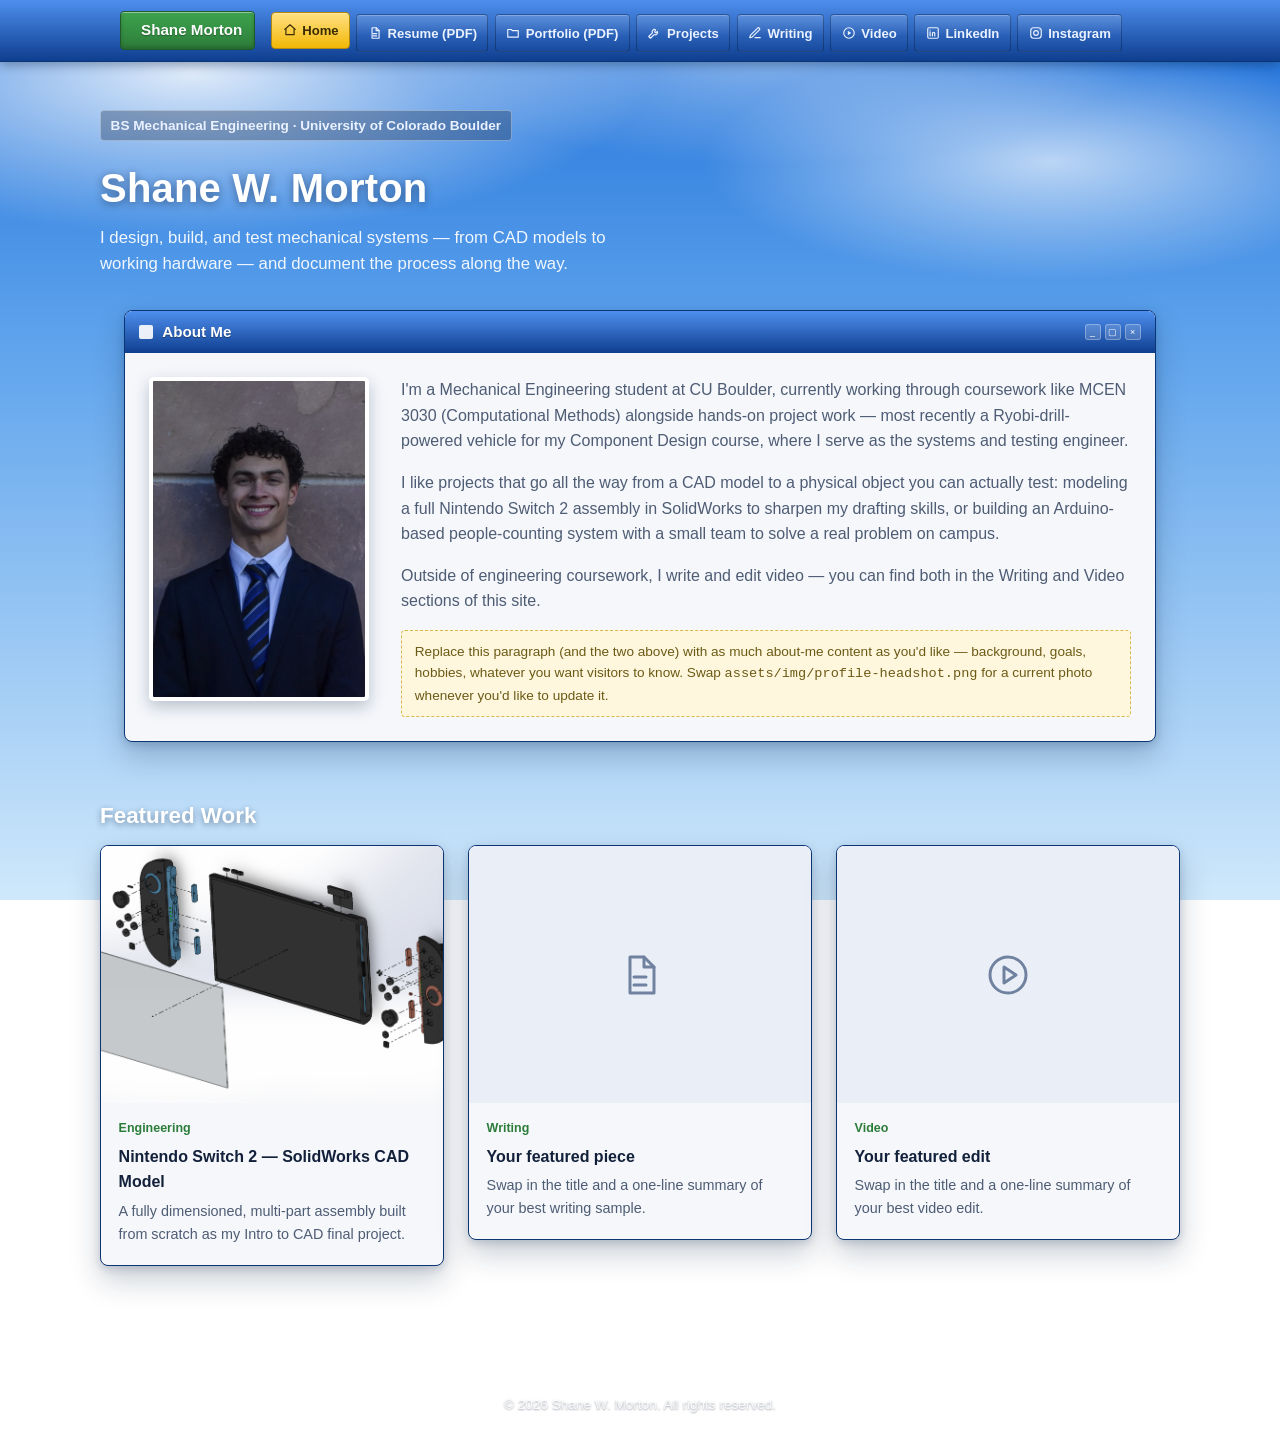
<file: shane-morton-site/index.html>
<!DOCTYPE html>
<html lang="en">
<head>
<meta charset="UTF-8">
<meta name="viewport" content="width=device-width, initial-scale=1">
<title>Shane Morton — Mechanical Engineering</title>
<meta name="description" content="Shane W. Morton — BS Mechanical Engineering, University of Colorado Boulder. Engineering projects, writing, and video work.">
<link rel="icon" href="data:image/svg+xml,%3Csvg xmlns='http://www.w3.org/2000/svg' viewBox='0 0 24 24'%3E%3Crect width='24' height='24' rx='5' fill='%230E3E8F'/%3E%3Cpath d='M6 8h12v9H6z' fill='%23fff'/%3E%3Cpath d='M6 8l3-3h6l3 3' fill='none' stroke='%23fff' stroke-width='1.5'/%3E%3C/svg%3E">
<link rel="stylesheet" href="assets/css/style.css">
</head>
<body>

<header class="taskbar">
  <div class="taskbar__inner">
    <a class="taskbar__brand" href="index.html">
      <svg viewBox="0 0 24 24" fill="none" stroke="currentColor" stroke-width="2" stroke-linecap="round" stroke-linejoin="round"><rect x="3" y="4" width="18" height="16" rx="2"/><path d="M3 9h18"/></svg>
      Shane Morton
    </a>
    <ul class="taskbar__links" role="list">
      <li><a class="taskbar__link" href="index.html" aria-current="page">
        <svg viewBox="0 0 24 24" fill="none" stroke="currentColor" stroke-width="2" stroke-linecap="round" stroke-linejoin="round"><path d="M3 11l9-8 9 8"/><path d="M5 10v10h14V10"/></svg>
        Home</a></li>
      <li><a class="taskbar__link" href="assets/docs/Shane-Morton-Resume.pdf" target="_blank" rel="noopener">
        <svg viewBox="0 0 24 24" fill="none" stroke="currentColor" stroke-width="2" stroke-linecap="round" stroke-linejoin="round"><path d="M7 3h7l5 5v13H7z"/><path d="M14 3v5h5"/><path d="M9 13h6M9 17h6"/></svg>
        Resume (PDF)</a></li>
      <li><a class="taskbar__link" href="assets/docs/Shane-Morton-Engineering-Portfolio.pdf" target="_blank" rel="noopener">
        <svg viewBox="0 0 24 24" fill="none" stroke="currentColor" stroke-width="2" stroke-linecap="round" stroke-linejoin="round"><path d="M3 6h6l2 2h10v11H3z"/></svg>
        Portfolio (PDF)</a></li>
      <li><a class="taskbar__link" href="projects.html">
        <svg viewBox="0 0 24 24" fill="none" stroke="currentColor" stroke-width="2" stroke-linecap="round" stroke-linejoin="round"><path d="M14.7 6.3a4 4 0 00-5.4 5.4L3 18l3 3 6.3-6.3a4 4 0 005.4-5.4l-2.6 2.6-2-2z"/></svg>
        Projects</a></li>
      <li><a class="taskbar__link" href="writing.html">
        <svg viewBox="0 0 24 24" fill="none" stroke="currentColor" stroke-width="2" stroke-linecap="round" stroke-linejoin="round"><path d="M12 20h9"/><path d="M16.5 3.5a2.1 2.1 0 013 3L7 19l-4 1 1-4z"/></svg>
        Writing</a></li>
      <li><a class="taskbar__link" href="video.html">
        <svg viewBox="0 0 24 24" fill="none" stroke="currentColor" stroke-width="2" stroke-linecap="round" stroke-linejoin="round"><circle cx="12" cy="12" r="9"/><path d="M10 8l6 4-6 4z" fill="currentColor" stroke="none"/></svg>
        Video</a></li>
      <li><a class="taskbar__link" href="https://www.linkedin.com/in/REPLACE-ME" target="_blank" rel="noopener">
        <svg viewBox="0 0 24 24" fill="none" stroke="currentColor" stroke-width="2" stroke-linecap="round" stroke-linejoin="round"><rect x="3" y="3" width="18" height="18" rx="2"/><path d="M7 10v7M7 7v.01M11 17v-4a2 2 0 014 0v4M11 13v4"/></svg>
        LinkedIn</a></li>
      <li><a class="taskbar__link" href="https://www.instagram.com/REPLACE-ME" target="_blank" rel="noopener">
        <svg viewBox="0 0 24 24" fill="none" stroke="currentColor" stroke-width="2" stroke-linecap="round" stroke-linejoin="round"><rect x="3" y="3" width="18" height="18" rx="5"/><circle cx="12" cy="12" r="4"/><circle cx="17.5" cy="6.5" r=".8" fill="currentColor" stroke="none"/></svg>
        Instagram</a></li>
    </ul>
  </div>
</header>

<main>

  <section class="hero container">
    <span class="hero__eyebrow">BS Mechanical Engineering · University of Colorado Boulder</span>
    <h1>Shane W. Morton</h1>
    <p>I design, build, and test mechanical systems — from CAD models to working hardware — and document the process along the way.</p>
  </section>

  <section class="container" id="about">
    <div class="win about-window">
      <div class="win__titlebar">
        <span class="win__titlebar-icon"></span>
        <span class="win__title">About Me</span>
        <span class="win__controls">
          <span class="win__control">_</span>
          <span class="win__control">▢</span>
          <span class="win__control">×</span>
        </span>
      </div>
      <div class="win__body">
        <img class="about__photo" src="assets/img/profile-headshot.png" alt="Portrait of Shane Morton">
        <div class="about__content">
          <p>I'm a Mechanical Engineering student at CU Boulder, currently working through coursework like MCEN 3030 (Computational Methods) alongside hands-on project work — most recently a Ryobi-drill-powered vehicle for my Component Design course, where I serve as the systems and testing engineer.</p>
          <p>I like projects that go all the way from a CAD model to a physical object you can actually test: modeling a full Nintendo Switch 2 assembly in SolidWorks to sharpen my drafting skills, or building an Arduino-based people-counting system with a small team to solve a real problem on campus.</p>
          <p>Outside of engineering coursework, I write and edit video — you can find both in the Writing and Video sections of this site.</p>
          <p class="note">Replace this paragraph (and the two above) with as much about-me content as you'd like — background, goals, hobbies, whatever you want visitors to know. Swap <code>assets/img/profile-headshot.png</code> for a current photo whenever you'd like to update it.</p>
        </div>
      </div>
    </div>
  </section>

  <section class="trifold container">
    <h2>Featured Work</h2>
    <div class="trifold__grid">

      <a class="trifold__card" href="projects.html">
        <div class="win">
          <div class="trifold__media">
            <img src="assets/img/switch2-exploded-render.png" alt="Exploded SolidWorks render of the Nintendo Switch 2 CAD model">
          </div>
          <div class="trifold__body">
            <div class="trifold__kicker">Engineering</div>
            <div class="trifold__title">Nintendo Switch 2 — SolidWorks CAD Model</div>
            <p class="trifold__desc">A fully dimensioned, multi-part assembly built from scratch as my Intro to CAD final project.</p>
          </div>
        </div>
      </a>

      <a class="trifold__card" href="writing.html">
        <div class="win">
          <div class="trifold__media trifold__media--placeholder">
            <svg viewBox="0 0 24 24" fill="none" stroke="currentColor" stroke-width="1.5" stroke-linecap="round" stroke-linejoin="round"><path d="M7 3h7l5 5v13H7z"/><path d="M14 3v5h5"/><path d="M9 13h6M9 17h6"/></svg>
          </div>
          <div class="trifold__body">
            <div class="trifold__kicker">Writing</div>
            <div class="trifold__title">Your featured piece</div>
            <p class="trifold__desc">Swap in the title and a one-line summary of your best writing sample.</p>
          </div>
        </div>
      </a>

      <a class="trifold__card" href="video.html">
        <div class="win">
          <div class="trifold__media trifold__media--placeholder">
            <svg viewBox="0 0 24 24" fill="none" stroke="currentColor" stroke-width="1.5" stroke-linecap="round" stroke-linejoin="round"><circle cx="12" cy="12" r="9"/><path d="M10 8l6 4-6 4z"/></svg>
          </div>
          <div class="trifold__body">
            <div class="trifold__kicker">Video</div>
            <div class="trifold__title">Your featured edit</div>
            <p class="trifold__desc">Swap in the title and a one-line summary of your best video edit.</p>
          </div>
        </div>
      </a>

    </div>
  </section>

</main>

<footer class="site-footer">
  <p>&copy; 2026 Shane W. Morton. All rights reserved.</p>
</footer>

</body>
</html>
</file>
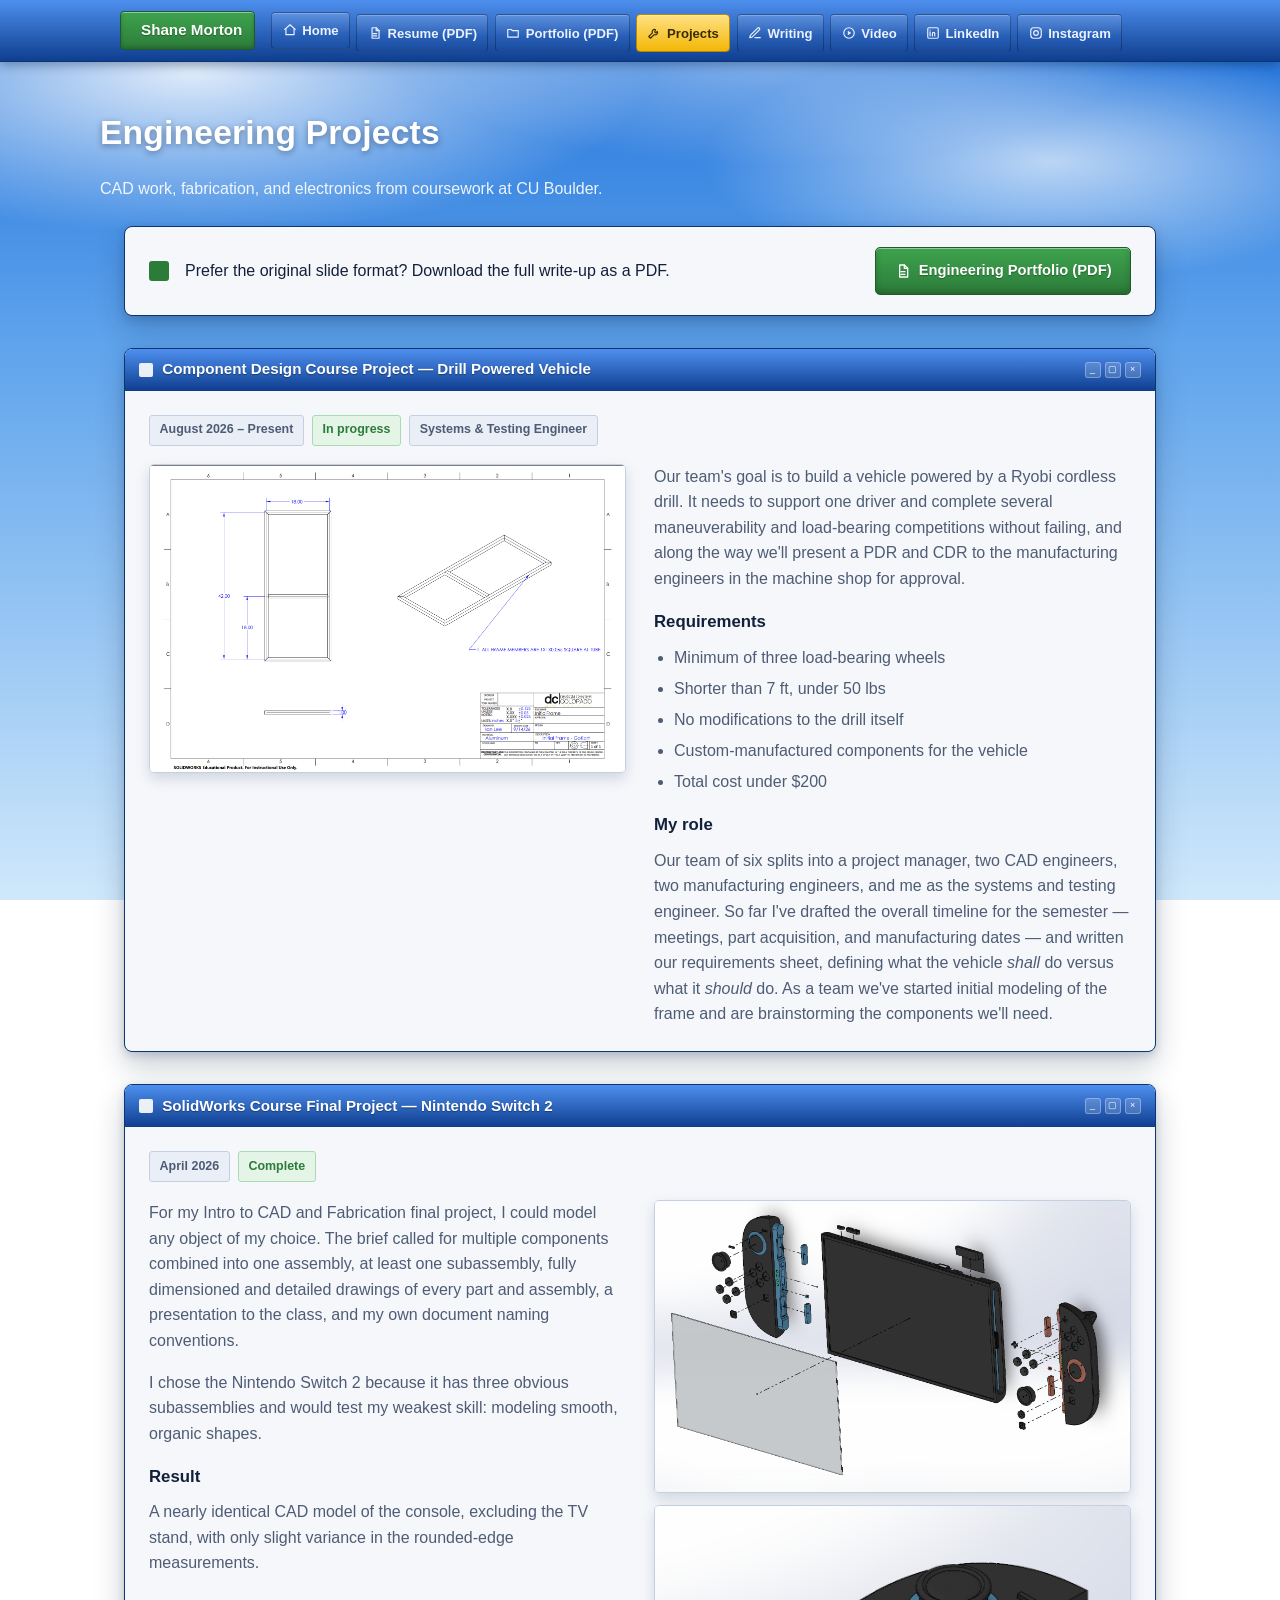
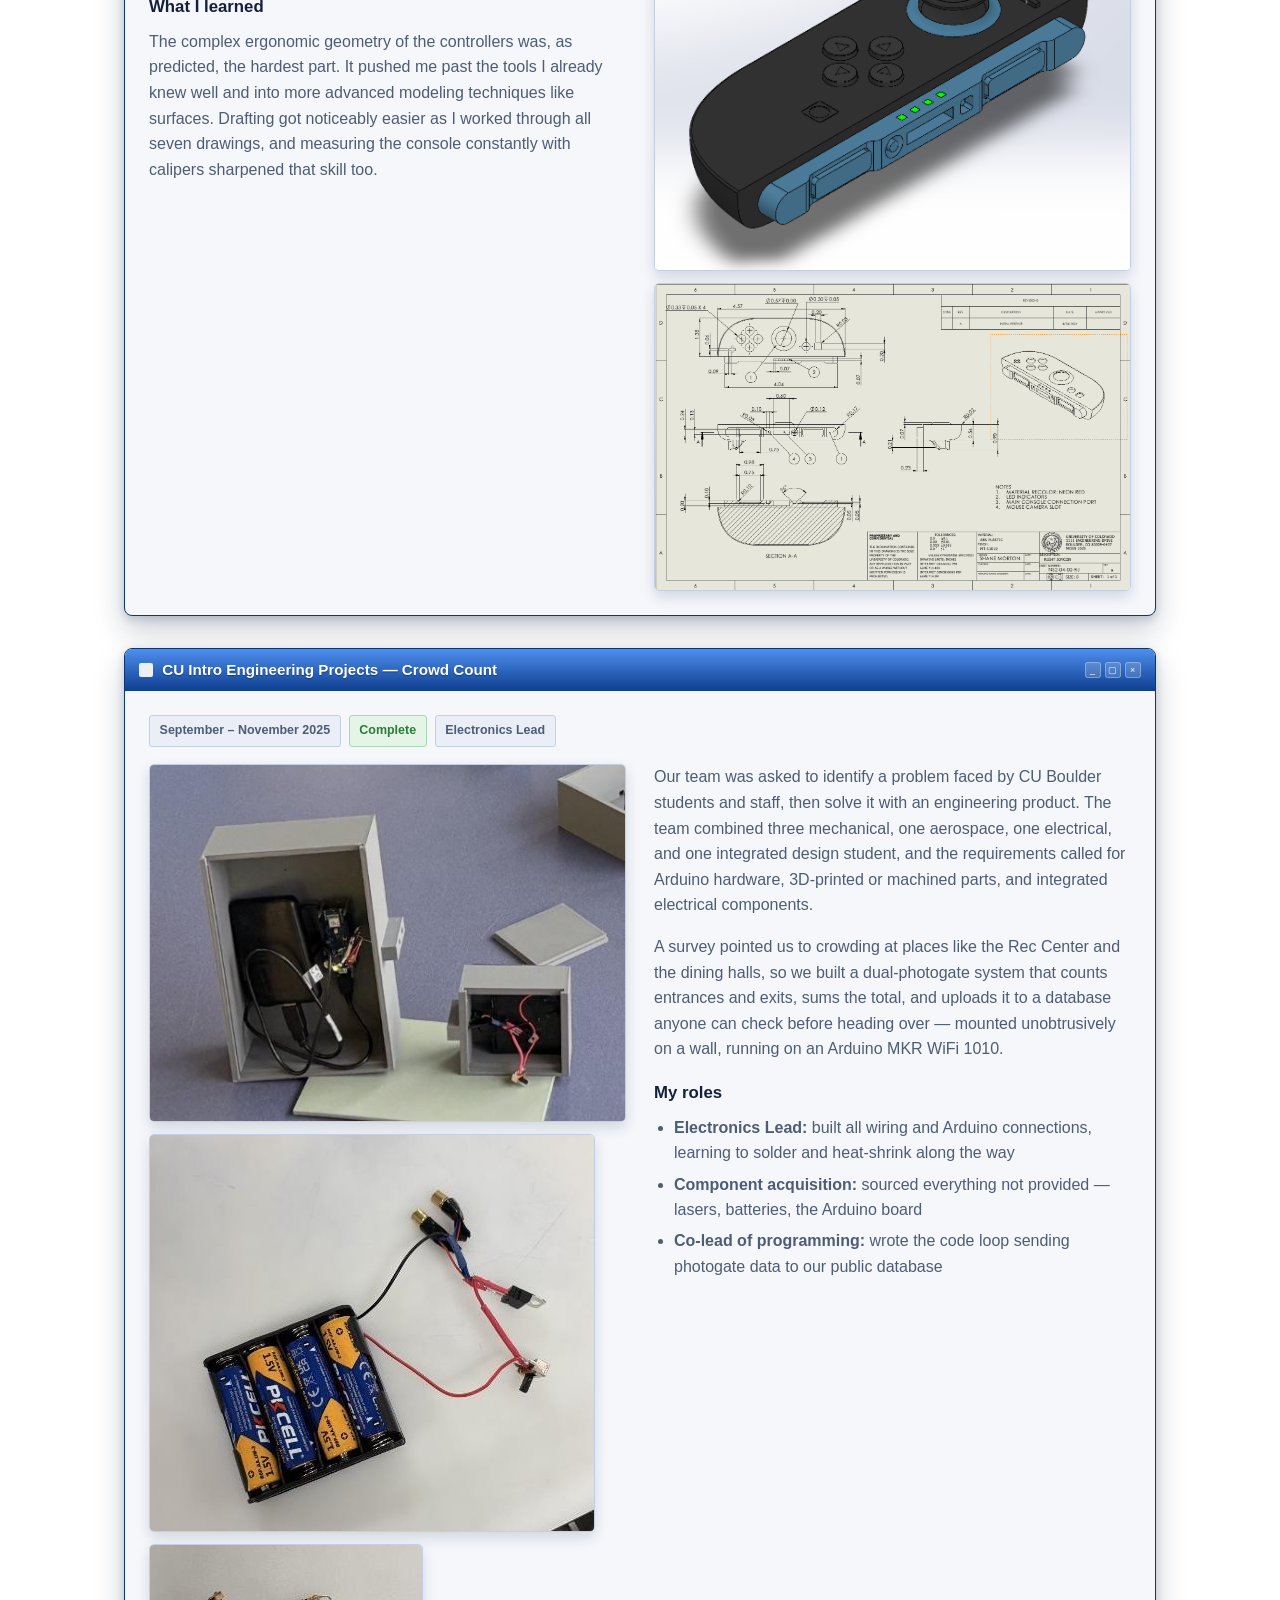
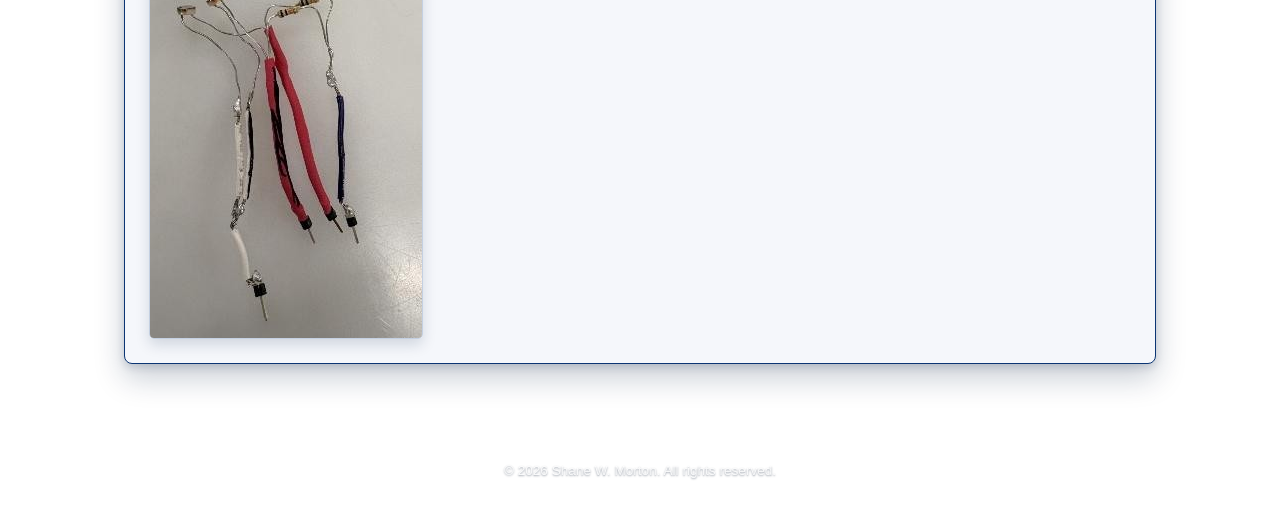
<file: shane-morton-site/projects.html>
<!DOCTYPE html>
<html lang="en">
<head>
<meta charset="UTF-8">
<meta name="viewport" content="width=device-width, initial-scale=1">
<title>Engineering Projects — Shane Morton</title>
<meta name="description" content="Engineering projects by Shane Morton: a drill-powered vehicle, a SolidWorks Nintendo Switch 2 model, and an Arduino-based crowd counter.">
<link rel="icon" href="data:image/svg+xml,%3Csvg xmlns='http://www.w3.org/2000/svg' viewBox='0 0 24 24'%3E%3Crect width='24' height='24' rx='5' fill='%230E3E8F'/%3E%3Cpath d='M6 8h12v9H6z' fill='%23fff'/%3E%3Cpath d='M6 8l3-3h6l3 3' fill='none' stroke='%23fff' stroke-width='1.5'/%3E%3C/svg%3E">
<link rel="stylesheet" href="assets/css/style.css">
</head>
<body>

<header class="taskbar">
  <div class="taskbar__inner">
    <a class="taskbar__brand" href="index.html">
      <svg viewBox="0 0 24 24" fill="none" stroke="currentColor" stroke-width="2" stroke-linecap="round" stroke-linejoin="round"><rect x="3" y="4" width="18" height="16" rx="2"/><path d="M3 9h18"/></svg>
      Shane Morton
    </a>
    <ul class="taskbar__links" role="list">
      <li><a class="taskbar__link" href="index.html">
        <svg viewBox="0 0 24 24" fill="none" stroke="currentColor" stroke-width="2" stroke-linecap="round" stroke-linejoin="round"><path d="M3 11l9-8 9 8"/><path d="M5 10v10h14V10"/></svg>
        Home</a></li>
      <li><a class="taskbar__link" href="assets/docs/Shane-Morton-Resume.pdf" target="_blank" rel="noopener">
        <svg viewBox="0 0 24 24" fill="none" stroke="currentColor" stroke-width="2" stroke-linecap="round" stroke-linejoin="round"><path d="M7 3h7l5 5v13H7z"/><path d="M14 3v5h5"/><path d="M9 13h6M9 17h6"/></svg>
        Resume (PDF)</a></li>
      <li><a class="taskbar__link" href="assets/docs/Shane-Morton-Engineering-Portfolio.pdf" target="_blank" rel="noopener">
        <svg viewBox="0 0 24 24" fill="none" stroke="currentColor" stroke-width="2" stroke-linecap="round" stroke-linejoin="round"><path d="M3 6h6l2 2h10v11H3z"/></svg>
        Portfolio (PDF)</a></li>
      <li><a class="taskbar__link" href="projects.html" aria-current="page">
        <svg viewBox="0 0 24 24" fill="none" stroke="currentColor" stroke-width="2" stroke-linecap="round" stroke-linejoin="round"><path d="M14.7 6.3a4 4 0 00-5.4 5.4L3 18l3 3 6.3-6.3a4 4 0 005.4-5.4l-2.6 2.6-2-2z"/></svg>
        Projects</a></li>
      <li><a class="taskbar__link" href="writing.html">
        <svg viewBox="0 0 24 24" fill="none" stroke="currentColor" stroke-width="2" stroke-linecap="round" stroke-linejoin="round"><path d="M12 20h9"/><path d="M16.5 3.5a2.1 2.1 0 013 3L7 19l-4 1 1-4z"/></svg>
        Writing</a></li>
      <li><a class="taskbar__link" href="video.html">
        <svg viewBox="0 0 24 24" fill="none" stroke="currentColor" stroke-width="2" stroke-linecap="round" stroke-linejoin="round"><circle cx="12" cy="12" r="9"/><path d="M10 8l6 4-6 4z" fill="currentColor" stroke="none"/></svg>
        Video</a></li>
      <li><a class="taskbar__link" href="https://www.linkedin.com/in/REPLACE-ME" target="_blank" rel="noopener">
        <svg viewBox="0 0 24 24" fill="none" stroke="currentColor" stroke-width="2" stroke-linecap="round" stroke-linejoin="round"><rect x="3" y="3" width="18" height="18" rx="2"/><path d="M7 10v7M7 7v.01M11 17v-4a2 2 0 014 0v4M11 13v4"/></svg>
        LinkedIn</a></li>
      <li><a class="taskbar__link" href="https://www.instagram.com/REPLACE-ME" target="_blank" rel="noopener">
        <svg viewBox="0 0 24 24" fill="none" stroke="currentColor" stroke-width="2" stroke-linecap="round" stroke-linejoin="round"><rect x="3" y="3" width="18" height="18" rx="5"/><circle cx="12" cy="12" r="4"/><circle cx="17.5" cy="6.5" r=".8" fill="currentColor" stroke="none"/></svg>
        Instagram</a></li>
    </ul>
  </div>
</header>

<main>

  <section class="page-hero container">
    <h1>Engineering Projects</h1>
    <p>CAD work, fabrication, and electronics from coursework at CU Boulder.</p>
  </section>

  <div class="container">

    <div class="win portfolio-cta">
      <div class="win__titlebar-icon" style="background:var(--accent-green-dark);width:20px;height:20px;border-radius:3px;"></div>
      <p style="margin:0;flex:1;color:var(--ink);">Prefer the original slide format? Download the full write-up as a PDF.</p>
      <a class="btn btn--accent" href="assets/docs/Shane-Morton-Engineering-Portfolio.pdf" target="_blank" rel="noopener">
        <svg viewBox="0 0 24 24" fill="none" stroke="currentColor" stroke-width="2" stroke-linecap="round" stroke-linejoin="round"><path d="M7 3h7l5 5v13H7z"/><path d="M14 3v5h5"/><path d="M9 13h6M9 17h6"/></svg>
        Engineering Portfolio (PDF)
      </a>
    </div>

    <div class="projects-list">

      <!-- Project 1: Drill Powered Vehicle -->
      <article class="win" id="drill-vehicle">
        <div class="win__titlebar">
          <span class="win__titlebar-icon"></span>
          <span class="win__title">Component Design Course Project — Drill Powered Vehicle</span>
          <span class="win__controls">
            <span class="win__control">_</span><span class="win__control">▢</span><span class="win__control">×</span>
          </span>
        </div>
        <div class="win__body">
          <div class="project__meta">
            <span class="project__pill">August 2026 – Present</span>
            <span class="project__pill project__pill--status">In progress</span>
            <span class="project__pill">Systems &amp; Testing Engineer</span>
          </div>
          <div class="project__layout">
            <div class="project__media">
              <img src="assets/img/drill-vehicle-sketch.png" alt="Early CAD sketch and part drawing for the drill-powered vehicle frame">
            </div>
            <div class="project__text">
              <p>Our team's goal is to build a vehicle powered by a Ryobi cordless drill. It needs to support one driver and complete several maneuverability and load-bearing competitions without failing, and along the way we'll present a PDR and CDR to the manufacturing engineers in the machine shop for approval.</p>
              <h3>Requirements</h3>
              <ul>
                <li>Minimum of three load-bearing wheels</li>
                <li>Shorter than 7 ft, under 50 lbs</li>
                <li>No modifications to the drill itself</li>
                <li>Custom-manufactured components for the vehicle</li>
                <li>Total cost under $200</li>
              </ul>
              <h3>My role</h3>
              <p>Our team of six splits into a project manager, two CAD engineers, two manufacturing engineers, and me as the systems and testing engineer. So far I've drafted the overall timeline for the semester — meetings, part acquisition, and manufacturing dates — and written our requirements sheet, defining what the vehicle <em>shall</em> do versus what it <em>should</em> do. As a team we've started initial modeling of the frame and are brainstorming the components we'll need.</p>
            </div>
          </div>
        </div>
      </article>

      <!-- Project 2: Nintendo Switch 2 -->
      <article class="win" id="switch2">
        <div class="win__titlebar">
          <span class="win__titlebar-icon"></span>
          <span class="win__title">SolidWorks Course Final Project — Nintendo Switch 2</span>
          <span class="win__controls">
            <span class="win__control">_</span><span class="win__control">▢</span><span class="win__control">×</span>
          </span>
        </div>
        <div class="win__body">
          <div class="project__meta">
            <span class="project__pill">April 2026</span>
            <span class="project__pill project__pill--status">Complete</span>
          </div>
          <div class="project__layout project__layout--reverse">
            <div class="project__media">
              <img src="assets/img/switch2-exploded-render.png" alt="Exploded render of the full Nintendo Switch 2 SolidWorks assembly">
              <img src="assets/img/switch2-controller-render.png" alt="Rendered CAD model of a Joy-Con style controller">
              <img src="assets/img/switch2-detail-drawing.png" alt="Fully dimensioned engineering drawing of the controller">
            </div>
            <div class="project__text">
              <p>For my Intro to CAD and Fabrication final project, I could model any object of my choice. The brief called for multiple components combined into one assembly, at least one subassembly, fully dimensioned and detailed drawings of every part and assembly, a presentation to the class, and my own document naming conventions.</p>
              <p>I chose the Nintendo Switch 2 because it has three obvious subassemblies and would test my weakest skill: modeling smooth, organic shapes.</p>
              <h3>Result</h3>
              <p>A nearly identical CAD model of the console, excluding the TV stand, with only slight variance in the rounded-edge measurements.</p>
              <h3>What I learned</h3>
              <p>The complex ergonomic geometry of the controllers was, as predicted, the hardest part. It pushed me past the tools I already knew well and into more advanced modeling techniques like surfaces. Drafting got noticeably easier as I worked through all seven drawings, and measuring the console constantly with calipers sharpened that skill too.</p>
            </div>
          </div>
        </div>
      </article>

      <!-- Project 3: Crowd Count -->
      <article class="win" id="crowd-count">
        <div class="win__titlebar">
          <span class="win__titlebar-icon"></span>
          <span class="win__title">CU Intro Engineering Projects — Crowd Count</span>
          <span class="win__controls">
            <span class="win__control">_</span><span class="win__control">▢</span><span class="win__control">×</span>
          </span>
        </div>
        <div class="win__body">
          <div class="project__meta">
            <span class="project__pill">September – November 2025</span>
            <span class="project__pill project__pill--status">Complete</span>
            <span class="project__pill">Electronics Lead</span>
          </div>
          <div class="project__layout">
            <div class="project__media">
              <img src="assets/img/crowdcount-enclosure.png" alt="Assembled electronics enclosure for the crowd-counting device">
              <img src="assets/img/crowdcount-battery-pack.png" alt="Battery pack and wiring for the crowd-counting device">
              <img src="assets/img/crowdcount-photogate-wiring.png" alt="Photogate sensor wiring">
            </div>
            <div class="project__text">
              <p>Our team was asked to identify a problem faced by CU Boulder students and staff, then solve it with an engineering product. The team combined three mechanical, one aerospace, one electrical, and one integrated design student, and the requirements called for Arduino hardware, 3D-printed or machined parts, and integrated electrical components.</p>
              <p>A survey pointed us to crowding at places like the Rec Center and the dining halls, so we built a dual-photogate system that counts entrances and exits, sums the total, and uploads it to a database anyone can check before heading over — mounted unobtrusively on a wall, running on an Arduino MKR WiFi 1010.</p>
              <h3>My roles</h3>
              <ul>
                <li><strong>Electronics Lead:</strong> built all wiring and Arduino connections, learning to solder and heat-shrink along the way</li>
                <li><strong>Component acquisition:</strong> sourced everything not provided — lasers, batteries, the Arduino board</li>
                <li><strong>Co-lead of programming:</strong> wrote the code loop sending photogate data to our public database</li>
              </ul>
            </div>
          </div>
        </div>
      </article>

    </div>
  </div>
</main>

<footer class="site-footer">
  <p>&copy; 2026 Shane W. Morton. All rights reserved.</p>
</footer>

</body>
</html>
</file>
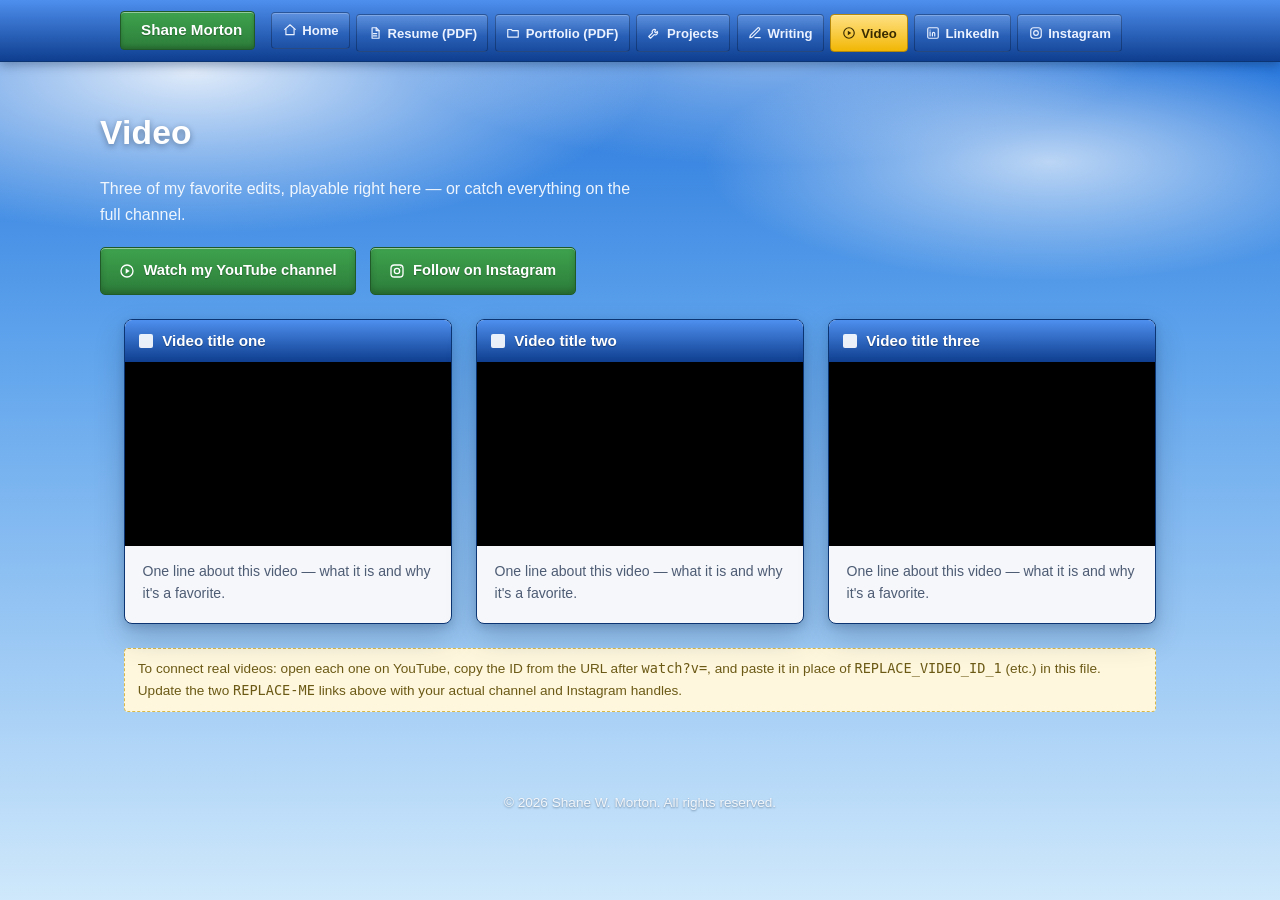
<file: shane-morton-site/video.html>
<!DOCTYPE html>
<html lang="en">
<head>
<meta charset="UTF-8">
<meta name="viewport" content="width=device-width, initial-scale=1">
<title>Video — Shane Morton</title>
<meta name="description" content="Video work from Shane Morton, playable inline, with links to the full YouTube channel and Instagram.">
<link rel="icon" href="data:image/svg+xml,%3Csvg xmlns='http://www.w3.org/2000/svg' viewBox='0 0 24 24'%3E%3Crect width='24' height='24' rx='5' fill='%230E3E8F'/%3E%3Cpath d='M6 8h12v9H6z' fill='%23fff'/%3E%3Cpath d='M6 8l3-3h6l3 3' fill='none' stroke='%23fff' stroke-width='1.5'/%3E%3C/svg%3E">
<link rel="stylesheet" href="assets/css/style.css">
</head>
<body>

<header class="taskbar">
  <div class="taskbar__inner">
    <a class="taskbar__brand" href="index.html">
      <svg viewBox="0 0 24 24" fill="none" stroke="currentColor" stroke-width="2" stroke-linecap="round" stroke-linejoin="round"><rect x="3" y="4" width="18" height="16" rx="2"/><path d="M3 9h18"/></svg>
      Shane Morton
    </a>
    <ul class="taskbar__links" role="list">
      <li><a class="taskbar__link" href="index.html">
        <svg viewBox="0 0 24 24" fill="none" stroke="currentColor" stroke-width="2" stroke-linecap="round" stroke-linejoin="round"><path d="M3 11l9-8 9 8"/><path d="M5 10v10h14V10"/></svg>
        Home</a></li>
      <li><a class="taskbar__link" href="assets/docs/Shane-Morton-Resume.pdf" target="_blank" rel="noopener">
        <svg viewBox="0 0 24 24" fill="none" stroke="currentColor" stroke-width="2" stroke-linecap="round" stroke-linejoin="round"><path d="M7 3h7l5 5v13H7z"/><path d="M14 3v5h5"/><path d="M9 13h6M9 17h6"/></svg>
        Resume (PDF)</a></li>
      <li><a class="taskbar__link" href="assets/docs/Shane-Morton-Engineering-Portfolio.pdf" target="_blank" rel="noopener">
        <svg viewBox="0 0 24 24" fill="none" stroke="currentColor" stroke-width="2" stroke-linecap="round" stroke-linejoin="round"><path d="M3 6h6l2 2h10v11H3z"/></svg>
        Portfolio (PDF)</a></li>
      <li><a class="taskbar__link" href="projects.html">
        <svg viewBox="0 0 24 24" fill="none" stroke="currentColor" stroke-width="2" stroke-linecap="round" stroke-linejoin="round"><path d="M14.7 6.3a4 4 0 00-5.4 5.4L3 18l3 3 6.3-6.3a4 4 0 005.4-5.4l-2.6 2.6-2-2z"/></svg>
        Projects</a></li>
      <li><a class="taskbar__link" href="writing.html">
        <svg viewBox="0 0 24 24" fill="none" stroke="currentColor" stroke-width="2" stroke-linecap="round" stroke-linejoin="round"><path d="M12 20h9"/><path d="M16.5 3.5a2.1 2.1 0 013 3L7 19l-4 1 1-4z"/></svg>
        Writing</a></li>
      <li><a class="taskbar__link" href="video.html" aria-current="page">
        <svg viewBox="0 0 24 24" fill="none" stroke="currentColor" stroke-width="2" stroke-linecap="round" stroke-linejoin="round"><circle cx="12" cy="12" r="9"/><path d="M10 8l6 4-6 4z" fill="currentColor" stroke="none"/></svg>
        Video</a></li>
      <li><a class="taskbar__link" href="https://www.linkedin.com/in/REPLACE-ME" target="_blank" rel="noopener">
        <svg viewBox="0 0 24 24" fill="none" stroke="currentColor" stroke-width="2" stroke-linecap="round" stroke-linejoin="round"><rect x="3" y="3" width="18" height="18" rx="2"/><path d="M7 10v7M7 7v.01M11 17v-4a2 2 0 014 0v4M11 13v4"/></svg>
        LinkedIn</a></li>
      <li><a class="taskbar__link" href="https://www.instagram.com/REPLACE-ME" target="_blank" rel="noopener">
        <svg viewBox="0 0 24 24" fill="none" stroke="currentColor" stroke-width="2" stroke-linecap="round" stroke-linejoin="round"><rect x="3" y="3" width="18" height="18" rx="5"/><circle cx="12" cy="12" r="4"/><circle cx="17.5" cy="6.5" r=".8" fill="currentColor" stroke="none"/></svg>
        Instagram</a></li>
    </ul>
  </div>
</header>

<main>

  <section class="page-hero container">
    <h1>Video</h1>
    <p>Three of my favorite edits, playable right here — or catch everything on the full channel.</p>
    <div class="quicklinks">
      <a class="btn btn--accent" href="https://www.youtube.com/@REPLACE-ME" target="_blank" rel="noopener">
        <svg viewBox="0 0 24 24" fill="none" stroke="currentColor" stroke-width="2" stroke-linecap="round" stroke-linejoin="round"><circle cx="12" cy="12" r="9"/><path d="M10 8l6 4-6 4z" fill="currentColor" stroke="none"/></svg>
        Watch my YouTube channel
      </a>
      <a class="btn btn--accent" href="https://www.instagram.com/REPLACE-ME" target="_blank" rel="noopener">
        <svg viewBox="0 0 24 24" fill="none" stroke="currentColor" stroke-width="2" stroke-linecap="round" stroke-linejoin="round"><rect x="3" y="3" width="18" height="18" rx="5"/><circle cx="12" cy="12" r="4"/><circle cx="17.5" cy="6.5" r=".8" fill="currentColor" stroke="none"/></svg>
        Follow on Instagram
      </a>
    </div>
  </section>

  <div class="container">
    <div class="video-grid">

      <article class="win">
        <div class="win__titlebar">
          <span class="win__titlebar-icon"></span>
          <span class="win__title">Video title one</span>
        </div>
        <!-- Replace REPLACE_VIDEO_ID_1 with the ID from your YouTube URL, e.g. youtube.com/watch?v=THIS_PART -->
        <div class="video-embed">
          <iframe src="https://www.youtube.com/embed/REPLACE_VIDEO_ID_1" title="Video title one" loading="lazy" allow="accelerometer; autoplay; clipboard-write; encrypted-media; gyroscope; picture-in-picture" allowfullscreen></iframe>
        </div>
        <div class="video-caption">
          <p>One line about this video — what it is and why it's a favorite.</p>
        </div>
      </article>

      <article class="win">
        <div class="win__titlebar">
          <span class="win__titlebar-icon"></span>
          <span class="win__title">Video title two</span>
        </div>
        <div class="video-embed">
          <iframe src="https://www.youtube.com/embed/REPLACE_VIDEO_ID_2" title="Video title two" loading="lazy" allow="accelerometer; autoplay; clipboard-write; encrypted-media; gyroscope; picture-in-picture" allowfullscreen></iframe>
        </div>
        <div class="video-caption">
          <p>One line about this video — what it is and why it's a favorite.</p>
        </div>
      </article>

      <article class="win">
        <div class="win__titlebar">
          <span class="win__titlebar-icon"></span>
          <span class="win__title">Video title three</span>
        </div>
        <div class="video-embed">
          <iframe src="https://www.youtube.com/embed/REPLACE_VIDEO_ID_3" title="Video title three" loading="lazy" allow="accelerometer; autoplay; clipboard-write; encrypted-media; gyroscope; picture-in-picture" allowfullscreen></iframe>
        </div>
        <div class="video-caption">
          <p>One line about this video — what it is and why it's a favorite.</p>
        </div>
      </article>

    </div>
    <p class="note" style="margin-top:1.5rem;">To connect real videos: open each one on YouTube, copy the ID from the URL after <code>watch?v=</code>, and paste it in place of <code>REPLACE_VIDEO_ID_1</code> (etc.) in this file. Update the two <code>REPLACE-ME</code> links above with your actual channel and Instagram handles.</p>
  </div>
</main>

<footer class="site-footer">
  <p>&copy; 2026 Shane W. Morton. All rights reserved.</p>
</footer>

</body>
</html>
</file>
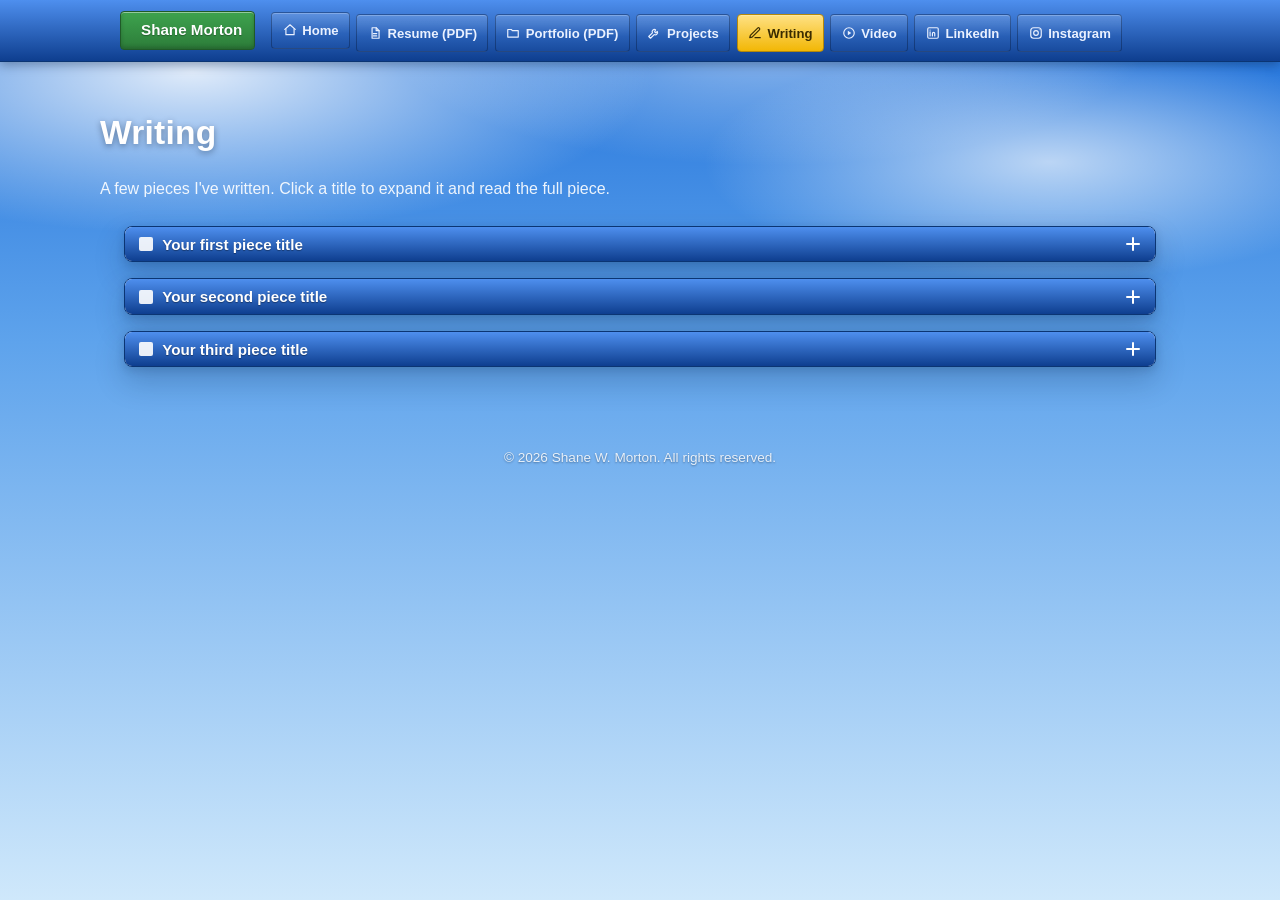
<file: shane-morton-site/writing.html>
<!DOCTYPE html>
<html lang="en">
<head>
<meta charset="UTF-8">
<meta name="viewport" content="width=device-width, initial-scale=1">
<title>Writing — Shane Morton</title>
<meta name="description" content="Writing samples from Shane Morton. Click a title to expand and read the full piece.">
<link rel="icon" href="data:image/svg+xml,%3Csvg xmlns='http://www.w3.org/2000/svg' viewBox='0 0 24 24'%3E%3Crect width='24' height='24' rx='5' fill='%230E3E8F'/%3E%3Cpath d='M6 8h12v9H6z' fill='%23fff'/%3E%3Cpath d='M6 8l3-3h6l3 3' fill='none' stroke='%23fff' stroke-width='1.5'/%3E%3C/svg%3E">
<link rel="stylesheet" href="assets/css/style.css">
</head>
<body>

<header class="taskbar">
  <div class="taskbar__inner">
    <a class="taskbar__brand" href="index.html">
      <svg viewBox="0 0 24 24" fill="none" stroke="currentColor" stroke-width="2" stroke-linecap="round" stroke-linejoin="round"><rect x="3" y="4" width="18" height="16" rx="2"/><path d="M3 9h18"/></svg>
      Shane Morton
    </a>
    <ul class="taskbar__links" role="list">
      <li><a class="taskbar__link" href="index.html">
        <svg viewBox="0 0 24 24" fill="none" stroke="currentColor" stroke-width="2" stroke-linecap="round" stroke-linejoin="round"><path d="M3 11l9-8 9 8"/><path d="M5 10v10h14V10"/></svg>
        Home</a></li>
      <li><a class="taskbar__link" href="assets/docs/Shane-Morton-Resume.pdf" target="_blank" rel="noopener">
        <svg viewBox="0 0 24 24" fill="none" stroke="currentColor" stroke-width="2" stroke-linecap="round" stroke-linejoin="round"><path d="M7 3h7l5 5v13H7z"/><path d="M14 3v5h5"/><path d="M9 13h6M9 17h6"/></svg>
        Resume (PDF)</a></li>
      <li><a class="taskbar__link" href="assets/docs/Shane-Morton-Engineering-Portfolio.pdf" target="_blank" rel="noopener">
        <svg viewBox="0 0 24 24" fill="none" stroke="currentColor" stroke-width="2" stroke-linecap="round" stroke-linejoin="round"><path d="M3 6h6l2 2h10v11H3z"/></svg>
        Portfolio (PDF)</a></li>
      <li><a class="taskbar__link" href="projects.html">
        <svg viewBox="0 0 24 24" fill="none" stroke="currentColor" stroke-width="2" stroke-linecap="round" stroke-linejoin="round"><path d="M14.7 6.3a4 4 0 00-5.4 5.4L3 18l3 3 6.3-6.3a4 4 0 005.4-5.4l-2.6 2.6-2-2z"/></svg>
        Projects</a></li>
      <li><a class="taskbar__link" href="writing.html" aria-current="page">
        <svg viewBox="0 0 24 24" fill="none" stroke="currentColor" stroke-width="2" stroke-linecap="round" stroke-linejoin="round"><path d="M12 20h9"/><path d="M16.5 3.5a2.1 2.1 0 013 3L7 19l-4 1 1-4z"/></svg>
        Writing</a></li>
      <li><a class="taskbar__link" href="video.html">
        <svg viewBox="0 0 24 24" fill="none" stroke="currentColor" stroke-width="2" stroke-linecap="round" stroke-linejoin="round"><circle cx="12" cy="12" r="9"/><path d="M10 8l6 4-6 4z" fill="currentColor" stroke="none"/></svg>
        Video</a></li>
      <li><a class="taskbar__link" href="https://www.linkedin.com/in/REPLACE-ME" target="_blank" rel="noopener">
        <svg viewBox="0 0 24 24" fill="none" stroke="currentColor" stroke-width="2" stroke-linecap="round" stroke-linejoin="round"><rect x="3" y="3" width="18" height="18" rx="2"/><path d="M7 10v7M7 7v.01M11 17v-4a2 2 0 014 0v4M11 13v4"/></svg>
        LinkedIn</a></li>
      <li><a class="taskbar__link" href="https://www.instagram.com/REPLACE-ME" target="_blank" rel="noopener">
        <svg viewBox="0 0 24 24" fill="none" stroke="currentColor" stroke-width="2" stroke-linecap="round" stroke-linejoin="round"><rect x="3" y="3" width="18" height="18" rx="5"/><circle cx="12" cy="12" r="4"/><circle cx="17.5" cy="6.5" r=".8" fill="currentColor" stroke="none"/></svg>
        Instagram</a></li>
    </ul>
  </div>
</header>

<main>

  <section class="page-hero container">
    <h1>Writing</h1>
    <p>A few pieces I've written. Click a title to expand it and read the full piece.</p>
  </section>

  <div class="container">
    <div class="accordion">

      <div class="win">
        <button class="win__titlebar accordion-header" aria-expanded="false" aria-controls="panel-1" id="acc-btn-1">
          <span class="win__titlebar-icon"></span>
          <span class="win__title">Your first piece title</span>
          <span class="accordion-icon" aria-hidden="true"></span>
        </button>
        <div class="accordion-panel" id="panel-1" role="region" aria-labelledby="acc-btn-1">
          <div class="accordion-panel__inner">
            <p class="accordion-meta">Essay · Add a date</p>
            <p>Replace this with the full text of your piece. You can use multiple paragraphs, block quotes, or images just like any other page on the site.</p>
            <p class="note">Duplicate this whole <code>.win</code> block for each piece of writing you want to feature. Give each one a unique <code>id</code> (e.g. <code>panel-2</code>) on both the button's <code>aria-controls</code>/button <code>id</code> and the matching panel, or the expand/collapse script won't know which panel belongs to which title.</p>
          </div>
        </div>
      </div>

      <div class="win">
        <button class="win__titlebar accordion-header" aria-expanded="false" aria-controls="panel-2" id="acc-btn-2">
          <span class="win__titlebar-icon"></span>
          <span class="win__title">Your second piece title</span>
          <span class="accordion-icon" aria-hidden="true"></span>
        </button>
        <div class="accordion-panel" id="panel-2" role="region" aria-labelledby="acc-btn-2">
          <div class="accordion-panel__inner">
            <p class="accordion-meta">Article · Add a date</p>
            <p>Replace this with the full text of your piece.</p>
          </div>
        </div>
      </div>

      <div class="win">
        <button class="win__titlebar accordion-header" aria-expanded="false" aria-controls="panel-3" id="acc-btn-3">
          <span class="win__titlebar-icon"></span>
          <span class="win__title">Your third piece title</span>
          <span class="accordion-icon" aria-hidden="true"></span>
        </button>
        <div class="accordion-panel" id="panel-3" role="region" aria-labelledby="acc-btn-3">
          <div class="accordion-panel__inner">
            <p class="accordion-meta">Short story · Add a date</p>
            <p>Replace this with the full text of your piece.</p>
          </div>
        </div>
      </div>

    </div>
  </div>
</main>

<footer class="site-footer">
  <p>&copy; 2026 Shane W. Morton. All rights reserved.</p>
</footer>

<script src="assets/js/script.js"></script>
</body>
</html>
</file>
<file: shane-morton-site/assets/css/style.css>
/* =========================================================
   Shane Morton — Personal Site
   Theme: retro desktop-OS "windows" (inspired by classic
   Windows XP-era chrome — gradient title bars, beveled
   buttons, sky wallpaper) applied to a modern layout.
   ========================================================= */

:root{
  /* -- palette -- */
  --sky-top:    #1E6FD9;
  --sky-mid:    #5EA3EC;
  --sky-bottom: #CFE8FB;

  --chrome-1:   #4E8FEE;   /* titlebar gradient top */
  --chrome-2:   #0E3E8F;   /* titlebar gradient bottom */
  --chrome-line:#0B3573;   /* window border */

  --panel:      #F5F7FB;   /* window body background */
  --panel-alt:  #E9EEF7;   /* subtle inset panels */

  --ink:        #12203A;
  --ink-muted:  #4E5C74;
  --ink-soft:   #7182A0;

  --accent-green:      #3EA34E;
  --accent-green-dark: #2C7C39;
  --accent-gold:       #F2B705;

  --radius-win: 8px;
  --shadow-win: 0 14px 30px rgba(9,32,66,.22), 0 3px 8px rgba(9,32,66,.16);

  --content-w: 1080px;
  --font: Tahoma, "Segoe UI", Verdana, Arial, sans-serif;
}

*, *::before, *::after{ box-sizing: border-box; }

html{ scroll-behavior: smooth; }

body{
  margin: 0;
  min-height: 100vh;
  font-family: var(--font);
  color: var(--ink);
  line-height: 1.6;
  background:
    radial-gradient(ellipse 60% 30% at 15% 8%,  rgba(255,255,255,.85) 0%, rgba(255,255,255,0) 60%),
    radial-gradient(ellipse 45% 22% at 82% 18%, rgba(255,255,255,.65) 0%, rgba(255,255,255,0) 60%),
    radial-gradient(ellipse 50% 24% at 60% 4%,  rgba(255,255,255,.5)  0%, rgba(255,255,255,0) 60%),
    linear-gradient(180deg, var(--sky-top) 0%, var(--sky-mid) 38%, var(--sky-bottom) 100%);
  background-attachment: fixed;
}

img{ max-width: 100%; display: block; }

a{ color: inherit; }

h1, h2, h3{
  margin: 0 0 .5em;
  font-weight: 700;
  color: var(--ink);
}
h1{ font-size: 2.1rem; letter-spacing: .2px; }
h2{ font-size: 1.4rem; }
h3{ font-size: 1.05rem; }
p{ margin: 0 0 1em; color: var(--ink-muted); }
p:last-child{ margin-bottom: 0; }

ul{ margin: 0 0 1em; padding-left: 1.25em; color: var(--ink-muted); }
ul:last-child{ margin-bottom: 0; }
li + li{ margin-top: .35em; }

.container{
  max-width: var(--content-w);
  margin: 0 auto;
  padding: 0 1.5rem;
}

:focus-visible{
  outline: 3px solid var(--accent-gold);
  outline-offset: 2px;
}

/* =========================================================
   Taskbar / top navigation (always visible)
   ========================================================= */

.taskbar{
  position: sticky;
  top: 0;
  z-index: 100;
  background: linear-gradient(180deg, var(--chrome-1) 0%, var(--chrome-2) 100%);
  border-bottom: 1px solid var(--chrome-line);
  box-shadow: 0 3px 10px rgba(8,26,58,.35);
}

.taskbar__inner{
  max-width: var(--content-w);
  margin: 0 auto;
  padding: .55rem 1.25rem;
  display: flex;
  align-items: center;
  gap: 1rem;
}

.taskbar__brand{
  flex: 0 0 auto;
  display: inline-flex;
  align-items: center;
  gap: .5rem;
  padding: .4rem .75rem;
  border-radius: 4px;
  background: linear-gradient(180deg, var(--accent-green) 0%, var(--accent-green-dark) 100%);
  border: 1px solid #1F5A28;
  box-shadow: inset 0 1px 0 rgba(255,255,255,.45), inset 0 -2px 4px rgba(0,0,0,.2);
  color: #fff;
  font-weight: 700;
  font-size: .95rem;
  text-decoration: none;
  text-shadow: 0 1px 1px rgba(0,0,0,.3);
  white-space: nowrap;
}
.taskbar__brand:hover{ filter: brightness(1.06); }

.taskbar__links{
  display: flex;
  align-items: center;
  gap: .4rem;
  list-style: none;
  margin: 0;
  padding: 0;
  overflow-x: auto;
  scrollbar-width: none;
}
.taskbar__links::-webkit-scrollbar{ display: none; }

.taskbar__link{
  display: inline-flex;
  align-items: center;
  gap: .35rem;
  white-space: nowrap;
  padding: .45rem .65rem;
  border-radius: 4px;
  border: 1px solid rgba(8,26,58,.4);
  background: linear-gradient(180deg, rgba(255,255,255,.16) 0%, rgba(255,255,255,0) 60%);
  color: #EAF1FF;
  font-size: .82rem;
  font-weight: 600;
  text-decoration: none;
  box-shadow: inset 0 1px 0 rgba(255,255,255,.22);
}
.taskbar__link svg{ width: 14px; height: 14px; flex: 0 0 auto; }
.taskbar__link:hover{
  background: linear-gradient(180deg, rgba(255,255,255,.32) 0%, rgba(255,255,255,.05) 60%);
}
.taskbar__link[aria-current="page"]{
  background: linear-gradient(180deg, #FFE184 0%, var(--accent-gold) 100%);
  border-color: #B4880A;
  color: #3A2C00;
  text-shadow: none;
}

/* =========================================================
   Buttons (general beveled style)
   ========================================================= */

.btn{
  display: inline-flex;
  align-items: center;
  gap: .5rem;
  padding: .7rem 1.15rem;
  border-radius: 5px;
  border: 1px solid var(--chrome-line);
  background: linear-gradient(180deg, var(--chrome-1) 0%, var(--chrome-2) 100%);
  box-shadow: inset 0 1px 0 rgba(255,255,255,.45), inset 0 -3px 6px rgba(0,0,0,.2);
  color: #fff;
  font-family: var(--font);
  font-weight: 700;
  font-size: .92rem;
  text-decoration: none;
  text-shadow: 0 1px 1px rgba(0,0,0,.3);
  cursor: pointer;
}
.btn svg{ width: 16px; height: 16px; }
.btn:hover{ filter: brightness(1.08); }
.btn:active{ box-shadow: inset 0 2px 6px rgba(0,0,0,.35); }

.btn--accent{
  background: linear-gradient(180deg, var(--accent-green) 0%, var(--accent-green-dark) 100%);
  border-color: #1F5A28;
}

.btn--ghost{
  background: var(--panel-alt);
  color: var(--ink);
  border-color: #B9C4D6;
  box-shadow: inset 0 1px 0 #fff, inset 0 -2px 4px rgba(9,32,66,.08);
  text-shadow: none;
}

/* =========================================================
   Window component — the core reusable "app window"
   ========================================================= */

.win{
  background: var(--panel);
  border: 1px solid var(--chrome-line);
  border-radius: var(--radius-win);
  box-shadow: var(--shadow-win);
  overflow: hidden;
}

.win__titlebar{
  display: flex;
  align-items: center;
  gap: .55rem;
  padding: .55rem .9rem;
  background: linear-gradient(180deg, var(--chrome-1) 0%, var(--chrome-2) 100%);
  color: #fff;
  border: 0;
  width: 100%;
  text-align: left;
  font-family: var(--font);
  cursor: default;
}
button.win__titlebar{ cursor: pointer; }

.win__titlebar-icon{
  width: 14px; height: 14px; flex: 0 0 auto;
  background: rgba(255,255,255,.9);
  border-radius: 2px;
}

.win__title{
  flex: 1;
  font-weight: 700;
  font-size: .95rem;
  text-shadow: 0 1px 1px rgba(0,0,0,.35);
}

.win__controls{
  display: flex;
  gap: 4px;
  flex: 0 0 auto;
}
.win__control{
  width: 16px; height: 16px;
  border-radius: 3px;
  background: rgba(255,255,255,.16);
  border: 1px solid rgba(255,255,255,.3);
  display: flex; align-items: center; justify-content: center;
  font-size: 9px;
  line-height: 1;
  color: #fff;
}

.win__body{
  padding: 1.5rem;
}

/* =========================================================
   Page hero (non-home pages)
   ========================================================= */

.page-hero{
  padding: 2.75rem 0 1.5rem;
  color: #fff;
}
.page-hero h1{
  color: #fff;
  text-shadow: 0 2px 6px rgba(6,20,46,.4);
}
.page-hero p{
  color: rgba(255,255,255,.9);
  max-width: 62ch;
}

main{ display: block; padding-bottom: 3.5rem; }

/* =========================================================
   Homepage — hero
   ========================================================= */

.hero{
  padding: 3rem 0 2rem;
  text-align: left;
  color: #fff;
}
.hero__eyebrow{
  display: inline-block;
  font-size: .85rem;
  font-weight: 700;
  color: #EAF1FF;
  background: rgba(8,26,58,.3);
  border: 1px solid rgba(255,255,255,.35);
  border-radius: 4px;
  padding: .25rem .6rem;
  margin-bottom: .9rem;
}
.hero h1{
  font-size: 2.5rem;
  color: #fff;
  text-shadow: 0 2px 8px rgba(6,20,46,.45);
  margin-bottom: .3rem;
}
.hero p{
  font-size: 1.05rem;
  color: rgba(255,255,255,.92);
  max-width: 60ch;
}

/* =========================================================
   About section
   ========================================================= */

#about{ padding-bottom: 1rem; }

.about-window .win__body{
  display: grid;
  grid-template-columns: 220px 1fr;
  gap: 2rem;
  align-items: start;
}
.about__photo{
  width: 100%;
  border-radius: 5px;
  border: 4px solid #fff;
  box-shadow: 0 6px 16px rgba(9,32,66,.25);
}
.about__content :is(h2,h3){ color: var(--ink); }

@media (max-width: 700px){
  .about-window .win__body{
    grid-template-columns: 1fr;
  }
  .about__photo{ max-width: 220px; margin: 0 auto; }
}

/* =========================================================
   Trifold — featured work grid
   ========================================================= */

.trifold{ padding: 2.5rem 0 3rem; }
.trifold > h2{
  color: #fff;
  text-shadow: 0 2px 6px rgba(6,20,46,.4);
}
.trifold__grid{
  display: grid;
  grid-template-columns: repeat(3, 1fr);
  gap: 1.5rem;
}
@media (max-width: 800px){
  .trifold__grid{ grid-template-columns: 1fr; }
}

.trifold__card{ text-decoration: none; display: block; }
.trifold__card .win{ transition: transform .15s ease, box-shadow .15s ease; }
.trifold__card:hover .win{
  transform: translateY(-3px);
  box-shadow: 0 20px 36px rgba(9,32,66,.3), 0 4px 10px rgba(9,32,66,.2);
}

.trifold__media{
  aspect-ratio: 4 / 3;
  overflow: hidden;
  background: var(--panel-alt);
  display: flex; align-items: center; justify-content: center;
}
.trifold__media img{ width: 100%; height: 100%; object-fit: cover; }
.trifold__media--placeholder{
  color: var(--ink-soft);
}
.trifold__media--placeholder svg{ width: 48px; height: 48px; }

.trifold__body{ padding: 1rem 1.1rem 1.2rem; }
.trifold__kicker{
  font-size: .78rem;
  font-weight: 700;
  color: var(--accent-green-dark);
  margin-bottom: .3rem;
}
.trifold__title{ font-weight: 700; color: var(--ink); margin-bottom: .3rem; }
.trifold__desc{ font-size: .9rem; margin: 0; color: var(--ink-muted); }

/* =========================================================
   Projects page
   ========================================================= */

.projects-list{
  display: flex;
  flex-direction: column;
  gap: 2rem;
  padding-bottom: 1rem;
}

.project__meta{
  display: flex;
  flex-wrap: wrap;
  gap: .5rem;
  margin-bottom: 1.1rem;
}
.project__pill{
  font-size: .78rem;
  font-weight: 700;
  padding: .3rem .6rem;
  border-radius: 3px;
  background: var(--panel-alt);
  border: 1px solid #C4D0E2;
  color: var(--ink-muted);
}
.project__pill--status{
  background: #E4F5E7;
  border-color: #A9DAB2;
  color: var(--accent-green-dark);
}

.project__layout{
  display: grid;
  grid-template-columns: 1fr 1fr;
  gap: 1.75rem;
  align-items: start;
}
.project__layout--reverse .project__media{ order: 2; }
@media (max-width: 780px){
  .project__layout, .project__layout--reverse .project__media{ order: initial; }
  .project__layout{ grid-template-columns: 1fr; }
}

.project__media img{
  border-radius: 5px;
  border: 1px solid #C4D0E2;
  box-shadow: 0 6px 14px rgba(9,32,66,.15);
  margin-bottom: .75rem;
}
.project__media img:last-child{ margin-bottom: 0; }

.project__text h3{ margin-top: 1.1rem; }
.project__text h3:first-child{ margin-top: 0; }

.portfolio-cta{
  display: flex;
  flex-wrap: wrap;
  align-items: center;
  gap: 1rem;
  padding: 1.25rem 1.5rem;
  margin-bottom: 2rem;
}

/* =========================================================
   Writing page — accordion
   ========================================================= */

.accordion{
  display: flex;
  flex-direction: column;
  gap: 1rem;
}

.accordion-header{
  justify-content: flex-start;
}
.accordion-icon{
  position: relative;
  margin-left: auto;
  width: 16px; height: 16px;
  flex: 0 0 auto;
  transition: transform .2s ease;
}
.accordion-icon::before,
.accordion-icon::after{
  content: "";
  position: absolute;
  background: #fff;
  border-radius: 1px;
}
.accordion-icon::before{ left: 50%; top: 1px; bottom: 1px; width: 2px; transform: translateX(-50%); }
.accordion-icon::after{ top: 50%; left: 1px; right: 1px; height: 2px; transform: translateY(-50%); }
.accordion-header.is-open .accordion-icon{ transform: rotate(45deg); }

.accordion-panel{
  max-height: 0;
  overflow: hidden;
  transition: max-height .3s ease;
}
.accordion-panel__inner{
  padding: 1.5rem;
}
.accordion-meta{
  font-size: .85rem;
  font-weight: 700;
  color: var(--accent-green-dark);
  margin-bottom: .75rem;
}

@media (prefers-reduced-motion: reduce){
  .accordion-panel{ transition: none; }
  html{ scroll-behavior: auto; }
}

/* =========================================================
   Video page
   ========================================================= */

.quicklinks{
  display: flex;
  flex-wrap: wrap;
  gap: .85rem;
  margin-top: 1.25rem;
}

.video-grid{
  display: grid;
  grid-template-columns: repeat(3, 1fr);
  gap: 1.5rem;
}
@media (max-width: 900px){
  .video-grid{ grid-template-columns: 1fr; }
}

.video-embed{
  position: relative;
  width: 100%;
  aspect-ratio: 16 / 9;
  background: #000;
}
.video-embed iframe{
  position: absolute; inset: 0;
  width: 100%; height: 100%;
  border: 0;
}
.video-caption{ padding: .9rem 1.1rem 1.1rem; }
.video-caption p{ margin: 0; font-size: .88rem; }

/* =========================================================
   Footer
   ========================================================= */

footer.site-footer{
  padding: 1.5rem 0 2.5rem;
  text-align: center;
}
footer.site-footer p{
  color: rgba(255,255,255,.85);
  font-size: .85rem;
  text-shadow: 0 1px 2px rgba(6,20,46,.4);
}

/* customization notice block used inside placeholder content */
.note{
  display: block;
  margin-top: .5rem;
  padding: .6rem .8rem;
  background: #FFF7DD;
  border: 1px dashed #D9B94A;
  border-radius: 4px;
  color: #6B5A16;
  font-size: .85rem;
}
</file>
